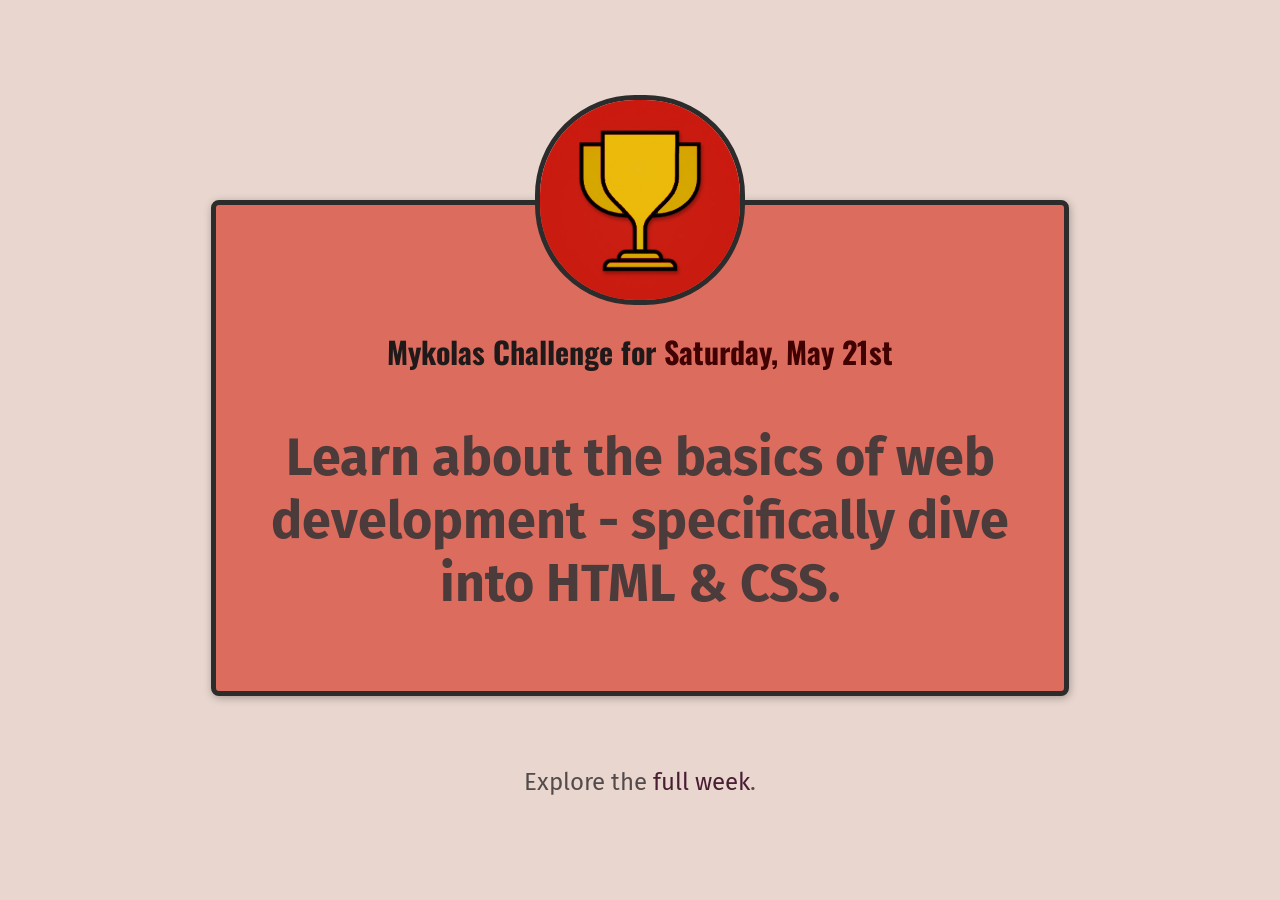
<file: index.html>
<!DOCTYPE html>
<html lang="en">
  <head>
    <meta charset="UTF-8" />
    <meta http-equiv="X-UA-Compatible" content="IE=edge" />
    <meta name="viewport" content="width=device-width, initial-scale=1.0" />
    <link rel="stylesheet" href="./styles/shared.css" />
    <link rel="stylesheet" href="./styles/index.css" />
    <link rel="icon" href="images/favicon.ico" type="image/x-icon">
    <title>My Daily Challenge</title>
  </head>
  <body>
    <main>
      <img src="./images/challenges-trophy.jpg" alt="A trophy" />
      <h1>Mykolas Challenge for <span>Saturday, May 21st</span></h1>
      <p id="todays-challenge">Learn about the basics of web development - specifically dive into HTML & CSS.</p>
    </main>
    <footer>
      <p>Explore the <a href="full-week.html">full week</a>.</p>
    </footer>
  </body>
</html>
</file>
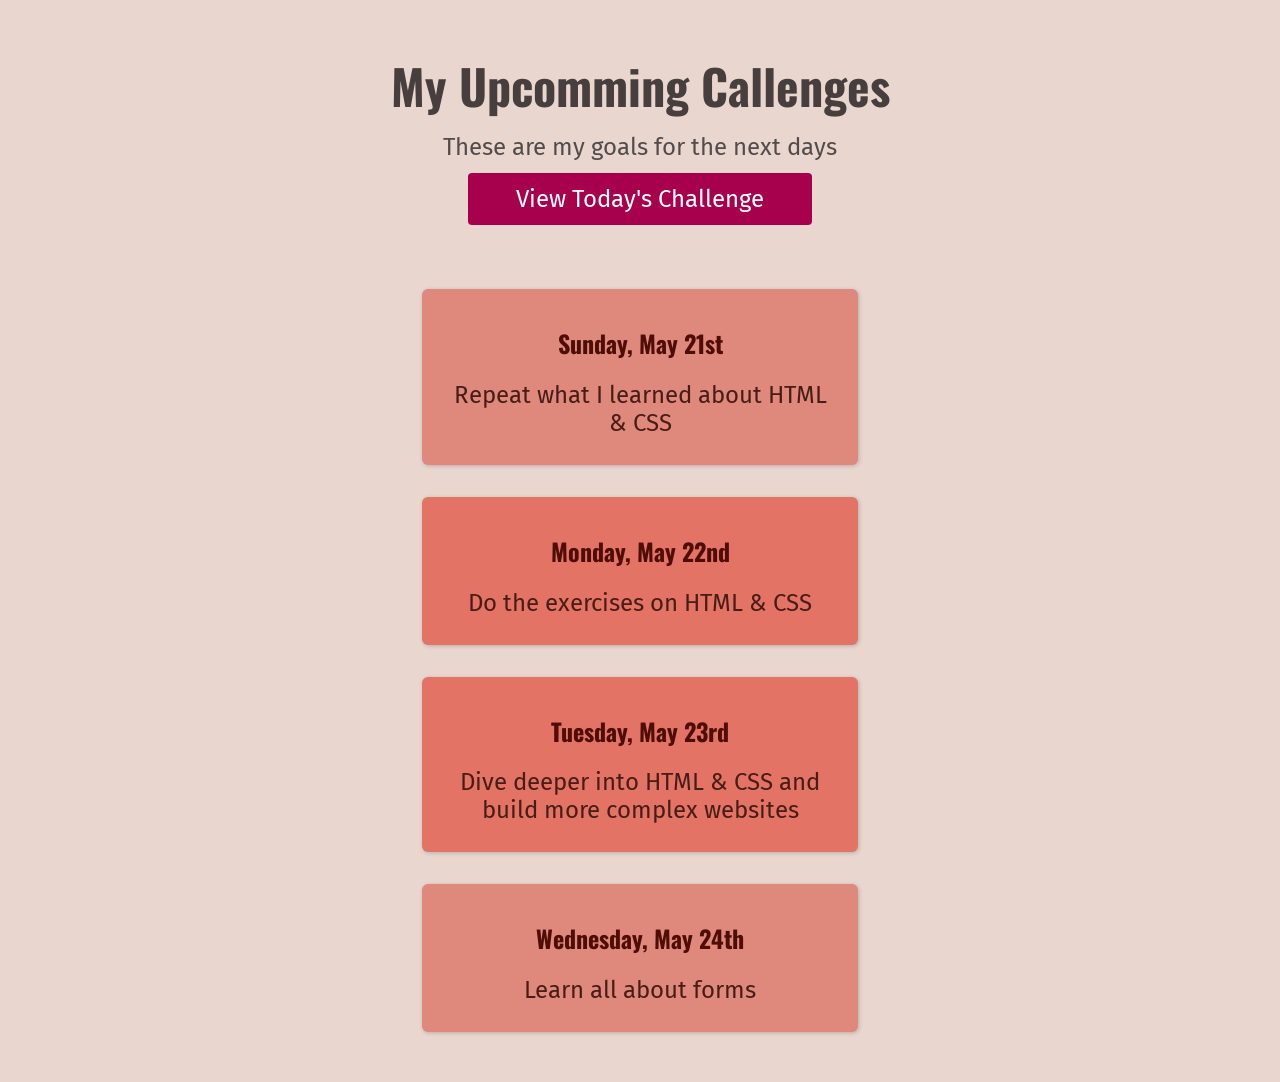
<file: full-week.html>
<!DOCTYPE html>
<html lang="en">
  <head>
    <meta charset="UTF-8" />
    <meta http-equiv="X-UA-Compatible" content="IE=edge" />
    <meta name="viewport" content="width=device-width, initial-scale=1.0" />
    <link rel="stylesheet" href="./styles/shared.css" />
    <link rel="stylesheet" href="./styles/full-week.css" />
    <link rel="icon" href="images/favicon.ico" type="image/x-icon" />
    <title>My Upcomming Callenges</title>
  </head>
  <body>
    <header>
      <h1>My Upcomming Callenges</h1>
      <p id="description">These are my goals for the next days</p>
      <a href="index.html">View Today's Challenge</a>
    </header>
    <main>
      <ol>
        <li>
          <h2>Sunday, May 21st</h2>
          <p>Repeat what I learned about HTML & CSS</p>
        </li>
        <li class="highlight-goal">
          <h2>Monday, May 22nd</h2>
          <p>Do the exercises on HTML & CSS</p>
        </li>
        <li class="highlight-goal">
          <h2>Tuesday, May 23rd</h2>
          <p>Dive deeper into HTML & CSS and build more complex websites</p>
        </li>
        <li>
          <h2>Wednesday, May 24th</h2>
          <p>Learn all about forms</p>
        </li>
      </ol>
    </main>
  </body>
</html>
</file>
<file: styles/shared.css>
@import url('https://fonts.googleapis.com/css2?family=Fira+Sans:wght@400;700&family=Oswald:wght@700&display=swap');

body {
  text-align: center;
  background-color: rgb(233, 215, 207);
  color: rgb(83, 75, 75);
  margin: 50px;
}

h1 {
  font-family: 'Oswald', sans-serif;
}

p,
a {
  font-family: 'Fira Sans', sans-serif;
}

p{
  font-size: 24px;
}

a {
  text-decoration: none;
}
</file>
<file: styles/index.css>
main {
    width: 800px;
    margin: 200px auto 72px;
    background-color: rgb(219, 108, 94);
    padding: 24px;
    border: 5px solid rgb(44, 44, 44);
    border-radius: 8px;
    box-shadow: 1px 2px 8px rgba(0, 0, 0, 0.3);
  }
  
  img {
    width: 200px;
    height: 200px;
    margin-top: -134px;
    border: 5px solid rgb(44, 44, 44);
    border-radius: 100px;
  }
  
  h1 {
    font-size: 30px;
    color: rgb(31, 25, 25);
  }
  
  span {
    color: rgb(66, 2, 2);
  }
  
  a {
    color: rgb(73, 29, 50);
  }
  
  a:hover {
    text-decoration: underline;
  }
  
  #todays-challenge {
    color: rgb(75, 59, 59);
    font-weight: bold;
    font-size: 52px;
  }
</file>
<file: styles/full-week.css>
header {
    margin-bottom: 64px;
  }
  
  h1 {
    font-size: 48px;
    color: rgb(71, 62, 62);
    margin: 0;
  }
  
  a {
    padding: 12px 48px;
    background-color: rgb(167, 1, 78);
    color: white;
    border-radius: 4px;
    font-size: 24px;
    display: inline-block;
    margin: 0;
  }
  
  a:hover {
    background-color: rgb(180, 12, 90);
    text-decoration: none;
  }
  
  ol {
    list-style: none;
    width: 500px;
    margin: 36px auto 0 auto;
    padding: 0;
  }
  
  li {
    padding: 16px;
    margin: 32px;
    background-color: rgb(223, 136, 124);
    border-radius: 6px;
    box-shadow: 1px 1px 4px rgba(0, 0, 0, 0.2);
  }
  
  h2 {
    color: rgb(78, 13, 5);
    font-family: 'Oswald', 'sans-serif';
  }
  
  main p {
    margin: 12px;
    color: rgb(71, 29, 22);
  }
  
  #description {
    margin: 12px;
  }
  
  .highlight-goal {
    background-color: rgb(226, 115, 101);
  }
</file>
